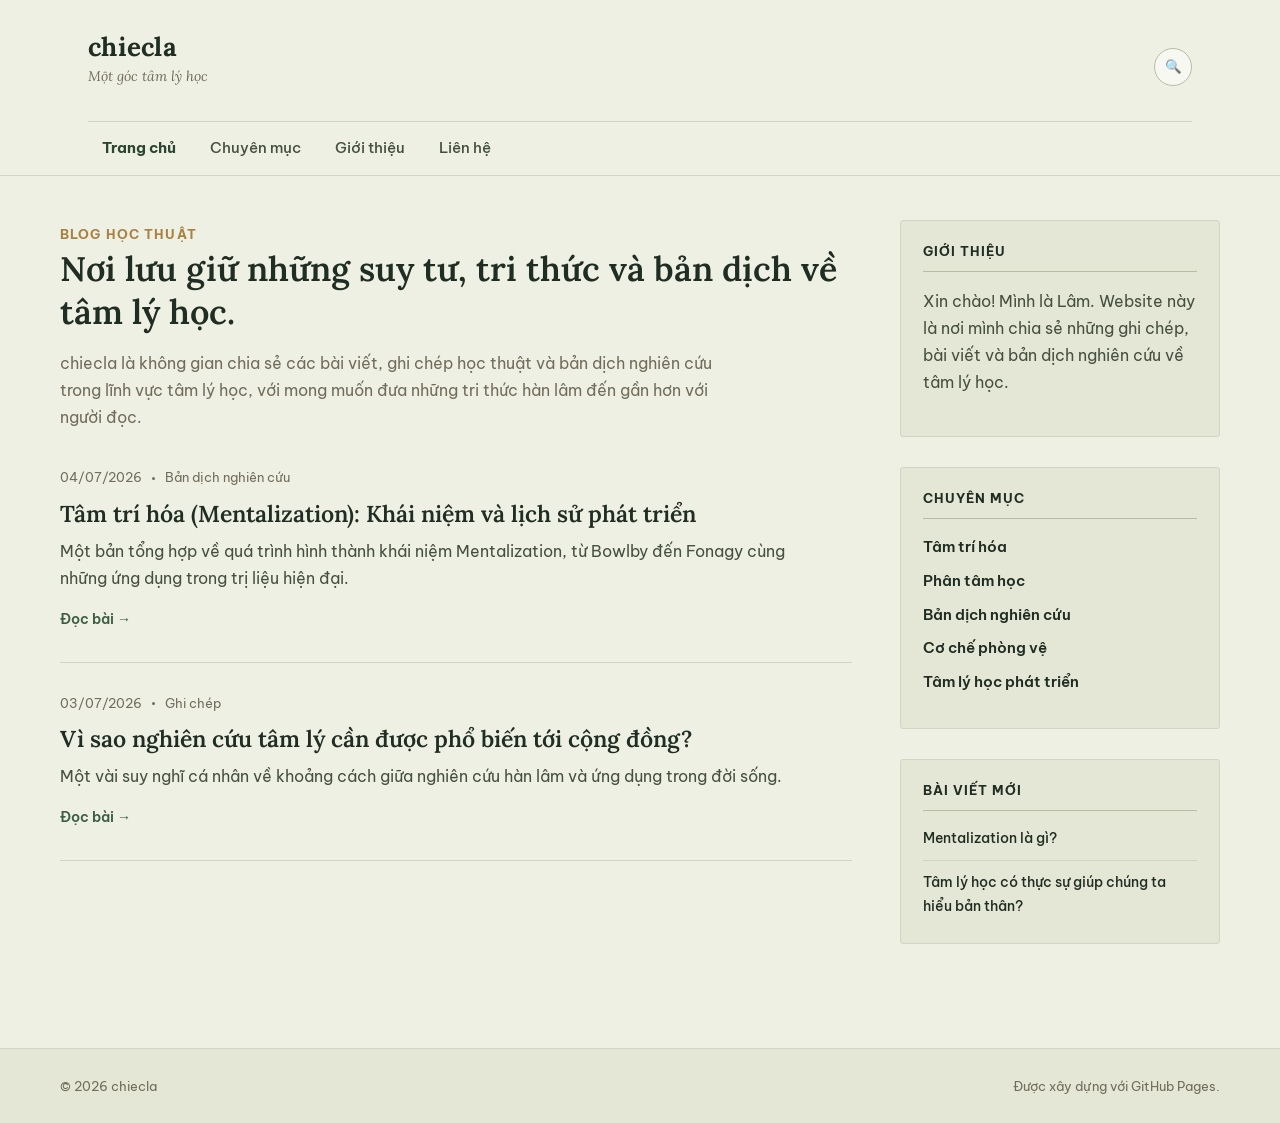
<file: index.html>
<!DOCTYPE html>
<html lang="vi">

<head>

<meta charset="UTF-8">
<meta name="viewport" content="width=device-width, initial-scale=1.0">

<title>chiecla | Một góc tâm lý học</title>

<link rel="stylesheet" href="style.css">
<link rel="icon" type="image/svg+xml" href="assets/favicon.svg">

</head>

<body>

<header class="site-header">

<div class="wrap">

<div class="header-top">

<div class="brand">

<div class="brand-text">

<h1 class="site-title">
<a href="index.html">chiecla</a>
</h1>

<p class="tagline">
Một góc tâm lý học
</p>

</div>

</div>

<div class="header-tools">

<button class="search-toggle">

🔍

</button>

<button class="nav-toggle">

☰ Menu

</button>

</div>

</div>

<nav class="main-nav">

<ul>

<li><a class="is-active" href="index.html">Trang chủ</a></li>

<li><a href="archive.html">Chuyên mục</a></li>

<li><a href="about.html">Giới thiệu</a></li>

<li><a href="contact.html">Liên hệ</a></li>

</ul>

</nav>

</div>

</header>

<main class="wrap layout">

<section class="content">

<div class="page-intro">

<div class="eyebrow">

BLOG HỌC THUẬT

</div>

<h1>

Nơi lưu giữ những suy tư, tri thức và bản dịch về tâm lý học.

</h1>

<p>

chiecla là không gian chia sẻ các bài viết, ghi chép học thuật và bản dịch nghiên cứu trong lĩnh vực tâm lý học, với mong muốn đưa những tri thức hàn lâm đến gần hơn với người đọc.

</p>

</div>

<div class="post-list">

<article class="post-card">

<div class="post-meta">

<span>04/07/2026</span>

<span class="dot"></span>

<span>Bản dịch nghiên cứu</span>

</div>

<h2>

<a href="posts/tam-tri-hoa.html">

Tâm trí hóa (Mentalization): Khái niệm và lịch sử phát triển

</a>

</h2>

<p class="excerpt">

Một bản tổng hợp về quá trình hình thành khái niệm Mentalization, từ Bowlby đến Fonagy cùng những ứng dụng trong trị liệu hiện đại.

</p>

<a class="read-more" href="posts/tam-tri-hoa.html">

Đọc bài →

</a>

</article>

<article class="post-card">

<div class="post-meta">

<span>03/07/2026</span>

<span class="dot"></span>

<span>Ghi chép</span>

</div>

<h2>

<a href="#">

Vì sao nghiên cứu tâm lý cần được phổ biến tới cộng đồng?

</a>

</h2>

<p class="excerpt">

Một vài suy nghĩ cá nhân về khoảng cách giữa nghiên cứu hàn lâm và ứng dụng trong đời sống.

</p>

<a class="read-more" href="#">

Đọc bài →

</a>

</article>

</div>

</section>

<aside class="sidebar">

<div class="widget">

<h3 class="widget-title">

Giới thiệu

</h3>

<p>

Xin chào!

Mình là Lâm.

Website này là nơi mình chia sẻ những ghi chép, bài viết và bản dịch nghiên cứu về tâm lý học.

</p>

</div>

<div class="widget">

<h3 class="widget-title">

Chuyên mục

</h3>

<ul class="cat-tree">

<li><a href="#">Tâm trí hóa</a></li>

<li><a href="#">Phân tâm học</a></li>

<li><a href="#">Bản dịch nghiên cứu</a></li>

<li><a href="#">Cơ chế phòng vệ</a></li>

<li><a href="#">Tâm lý học phát triển</a></li>

</ul>

</div>

<div class="widget">

<h3 class="widget-title">

Bài viết mới

</h3>

<ul class="recent-list">

<li>

<a href="#">

Mentalization là gì?

</a>

</li>

<li>

<a href="#">

Tâm lý học có thực sự giúp chúng ta hiểu bản thân?

</a>

</li>

</ul>

</div>

</aside>

</main>

<footer class="site-footer">

<div class="wrap footer-inner">

<div>

© 2026 chiecla

</div>

<div>

Được xây dựng với GitHub Pages.

</div>

</div>

</footer>

<script src="script.js"></script>

</body>

</html>
</file>
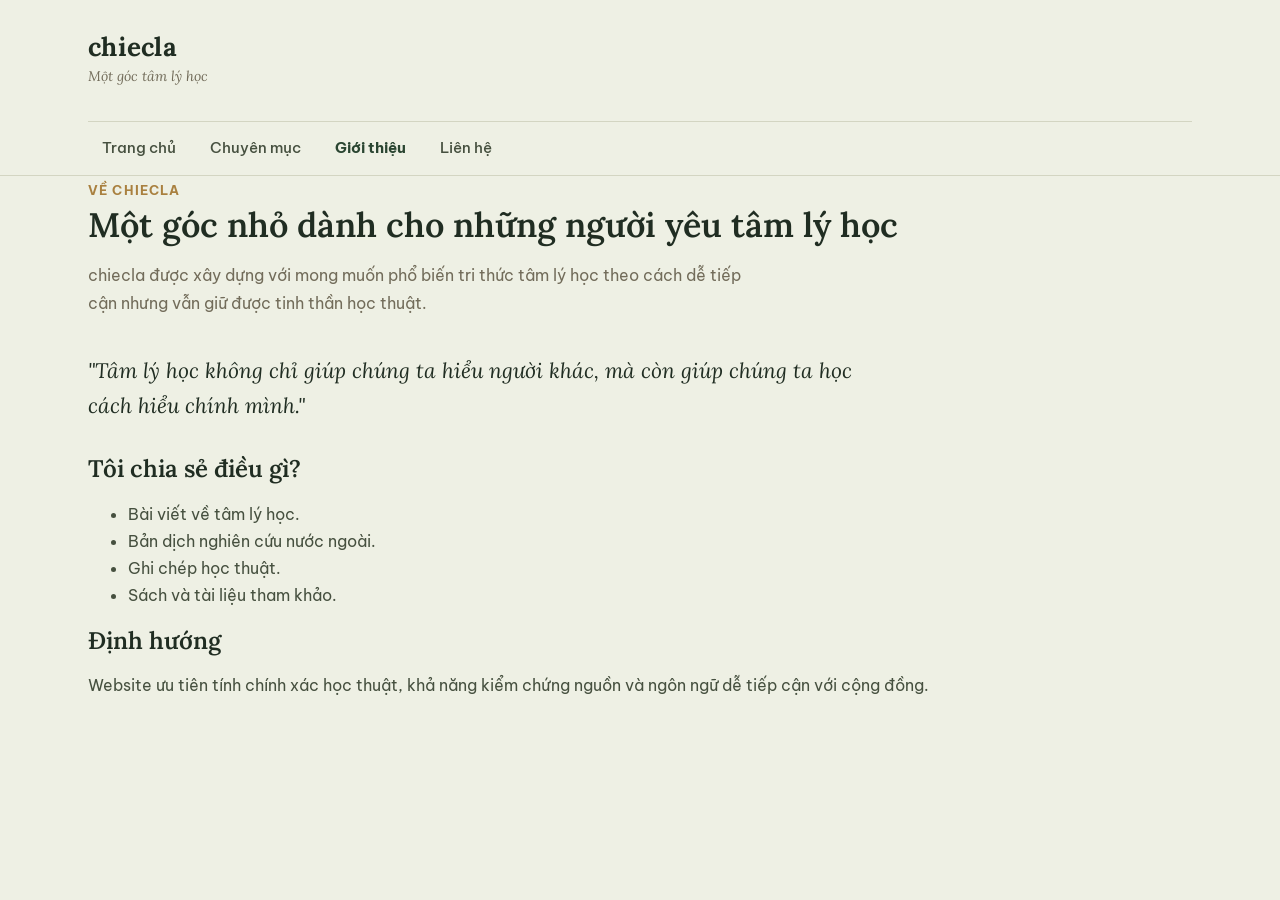
<file: about.html>
<!DOCTYPE html>

<html lang="vi">

<head>

<meta charset="UTF-8">

<meta name="viewport" content="width=device-width, initial-scale=1.0">

<title>Giới thiệu | chiecla</title>

<link rel="stylesheet" href="style.css">
<link rel="icon" type="image/svg+xml" href="assets/favicon.svg">

</head>

<body>

<header class="site-header">

<div class="wrap">

<div class="header-top">

<div class="brand">

<div class="brand-text">

<h1 class="site-title">

<a href="index.html">

chiecla

</a>

</h1>

<p class="tagline">

Một góc tâm lý học

</p>

</div>

</div>

</div>

<nav class="main-nav">

<ul>

<li><a href="index.html">Trang chủ</a></li>

<li><a href="archive.html">Chuyên mục</a></li>

<li><a class="is-active" href="about.html">Giới thiệu</a></li>

<li><a href="contact.html">Liên hệ</a></li>

</ul>

</nav>

</div>

</header>

<main class="wrap">

<section class="page-intro">

<div class="eyebrow">

VỀ CHIECLA

</div>

<h1>

Một góc nhỏ dành cho những người yêu tâm lý học

</h1>

<p>

chiecla được xây dựng với mong muốn phổ biến tri thức tâm lý học theo cách dễ tiếp cận nhưng vẫn giữ được tinh thần học thuật.

</p>

</section>

<p class="about-lead">

"Tâm lý học không chỉ giúp chúng ta hiểu người khác, mà còn giúp chúng ta học cách hiểu chính mình."

</p>

<h2>

Tôi chia sẻ điều gì?

</h2>

<ul>

<li>Bài viết về tâm lý học.</li>

<li>Bản dịch nghiên cứu nước ngoài.</li>

<li>Ghi chép học thuật.</li>

<li>Sách và tài liệu tham khảo.</li>

</ul>

<h2>

Định hướng

</h2>

<p>

Website ưu tiên tính chính xác học thuật, khả năng kiểm chứng nguồn và ngôn ngữ dễ tiếp cận với cộng đồng.

</p>

</main>

<script src="script.js"></script>

</body>

</html>
</file>
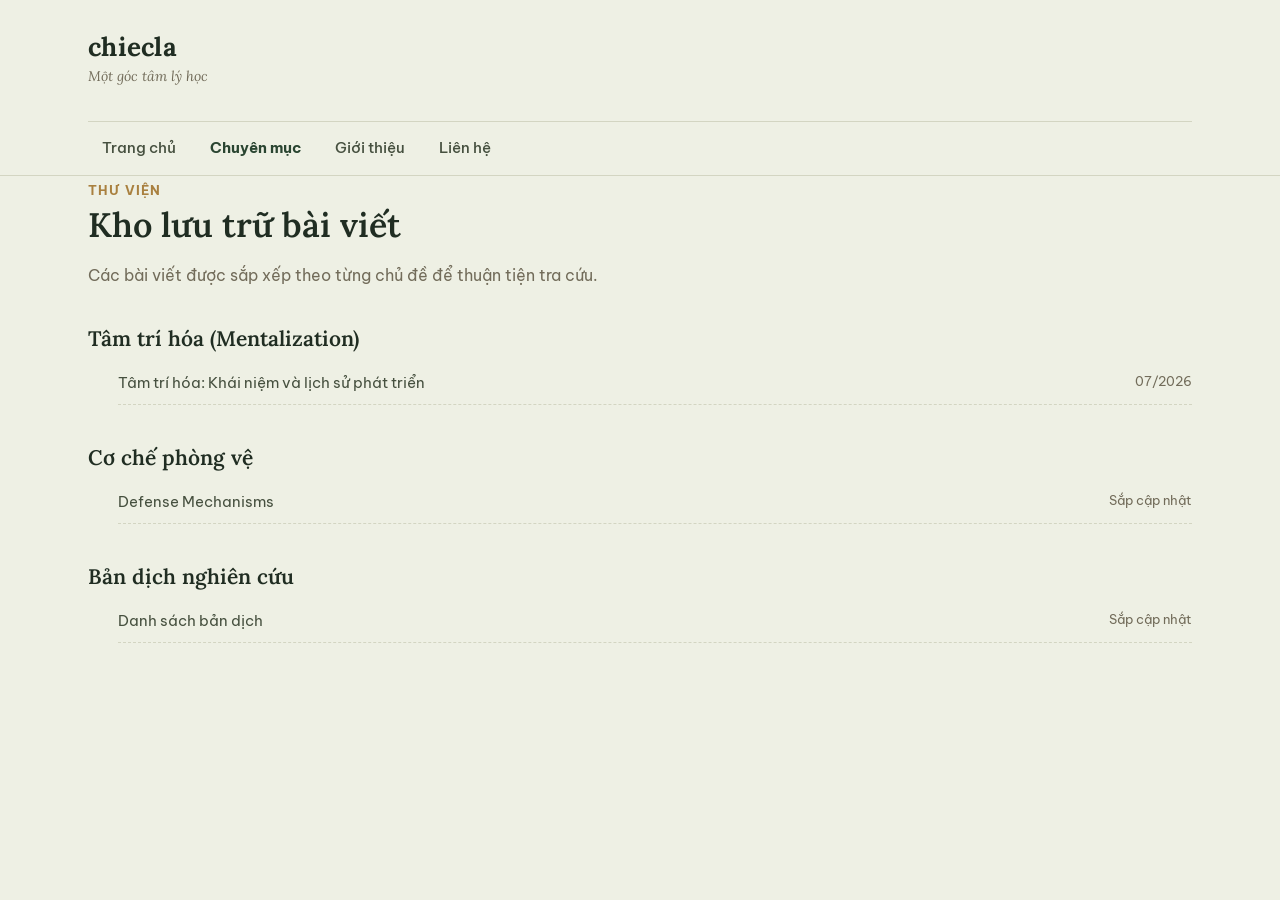
<file: archive.html>
<!DOCTYPE html>
<html lang="vi">

<head>
<meta charset="UTF-8">
<meta name="viewport" content="width=device-width, initial-scale=1.0">
<title>Chuyên mục | chiecla</title>

<link rel="stylesheet" href="style.css">
<link rel="icon" type="image/svg+xml" href="assets/favicon.svg">
</head>

<body>

<header class="site-header">

<div class="wrap">

<div class="header-top">

<div class="brand">

<div class="brand-text">

<h1 class="site-title">

<a href="index.html">chiecla</a>

</h1>

<p class="tagline">

Một góc tâm lý học

</p>

</div>

</div>

</div>

<nav class="main-nav">

<ul>

<li><a href="index.html">Trang chủ</a></li>

<li><a class="is-active" href="archive.html">Chuyên mục</a></li>

<li><a href="about.html">Giới thiệu</a></li>

<li><a href="contact.html">Liên hệ</a></li>

</ul>

</nav>

</div>

</header>

<main class="wrap">

<section class="page-intro">

<div class="eyebrow">

THƯ VIỆN

</div>

<h1>

Kho lưu trữ bài viết

</h1>

<p>

Các bài viết được sắp xếp theo từng chủ đề để thuận tiện tra cứu.

</p>

</section>

<div class="archive-block">

<h2>Tâm trí hóa (Mentalization)</h2>

<ul class="archive-post-list">

<li>

<a href="posts/tam-tri-hoa.html">

Tâm trí hóa: Khái niệm và lịch sử phát triển

</a>

<span class="adate">

07/2026

</span>

</li>

</ul>

</div>

<div class="archive-block">

<h2>Cơ chế phòng vệ</h2>

<ul class="archive-post-list">

<li>

<a href="#">

Defense Mechanisms

</a>

<span class="adate">

Sắp cập nhật

</span>

</li>

</ul>

</div>

<div class="archive-block">

<h2>Bản dịch nghiên cứu</h2>

<ul class="archive-post-list">

<li>

<a href="#">

Danh sách bản dịch

</a>

<span class="adate">

Sắp cập nhật

</span>

</li>

</ul>

</div>

</main>

<script src="script.js"></script>

</body>

</html>
</file>
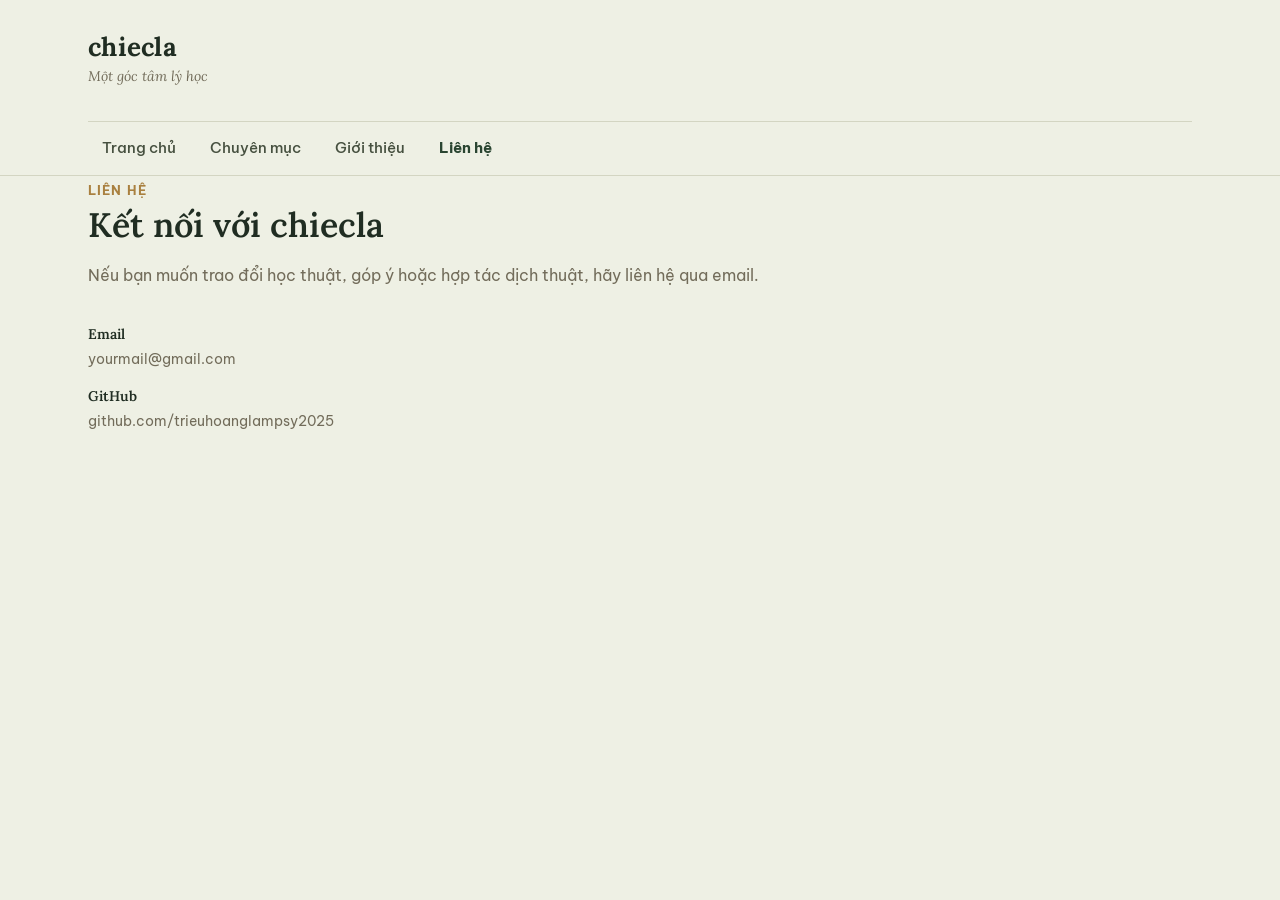
<file: contact.html>
<!DOCTYPE html>

<html lang="vi">

<head>

<meta charset="UTF-8">

<meta name="viewport" content="width=device-width, initial-scale=1.0">

<title>Liên hệ | chiecla</title>

<link rel="stylesheet" href="style.css">
<link rel="icon" type="image/svg+xml" href="assets/favicon.svg">

</head>

<body>

<header class="site-header">

<div class="wrap">

<div class="header-top">

<div class="brand">

<div class="brand-text">

<h1 class="site-title">

<a href="index.html">

chiecla

</a>

</h1>

<p class="tagline">

Một góc tâm lý học

</p>

</div>

</div>

</div>

<nav class="main-nav">

<ul>

<li><a href="index.html">Trang chủ</a></li>

<li><a href="archive.html">Chuyên mục</a></li>

<li><a href="about.html">Giới thiệu</a></li>

<li><a class="is-active" href="contact.html">Liên hệ</a></li>

</ul>

</nav>

</div>

</header>

<main class="wrap">

<section class="page-intro">

<div class="eyebrow">

LIÊN HỆ

</div>

<h1>

Kết nối với chiecla

</h1>

<p>

Nếu bạn muốn trao đổi học thuật, góp ý hoặc hợp tác dịch thuật, hãy liên hệ qua email.

</p>

</section>

<div class="contact-info">

<div class="item">

<div>

<h4>Email</h4>

<p>

yourmail@gmail.com

</p>

</div>

</div>

<div class="item">

<div>

<h4>GitHub</h4>

<p>

github.com/trieuhoanglampsy2025

</p>

</div>

</div>

</div>

</main>

<script src="script.js"></script>

</body>

</html>
</file>
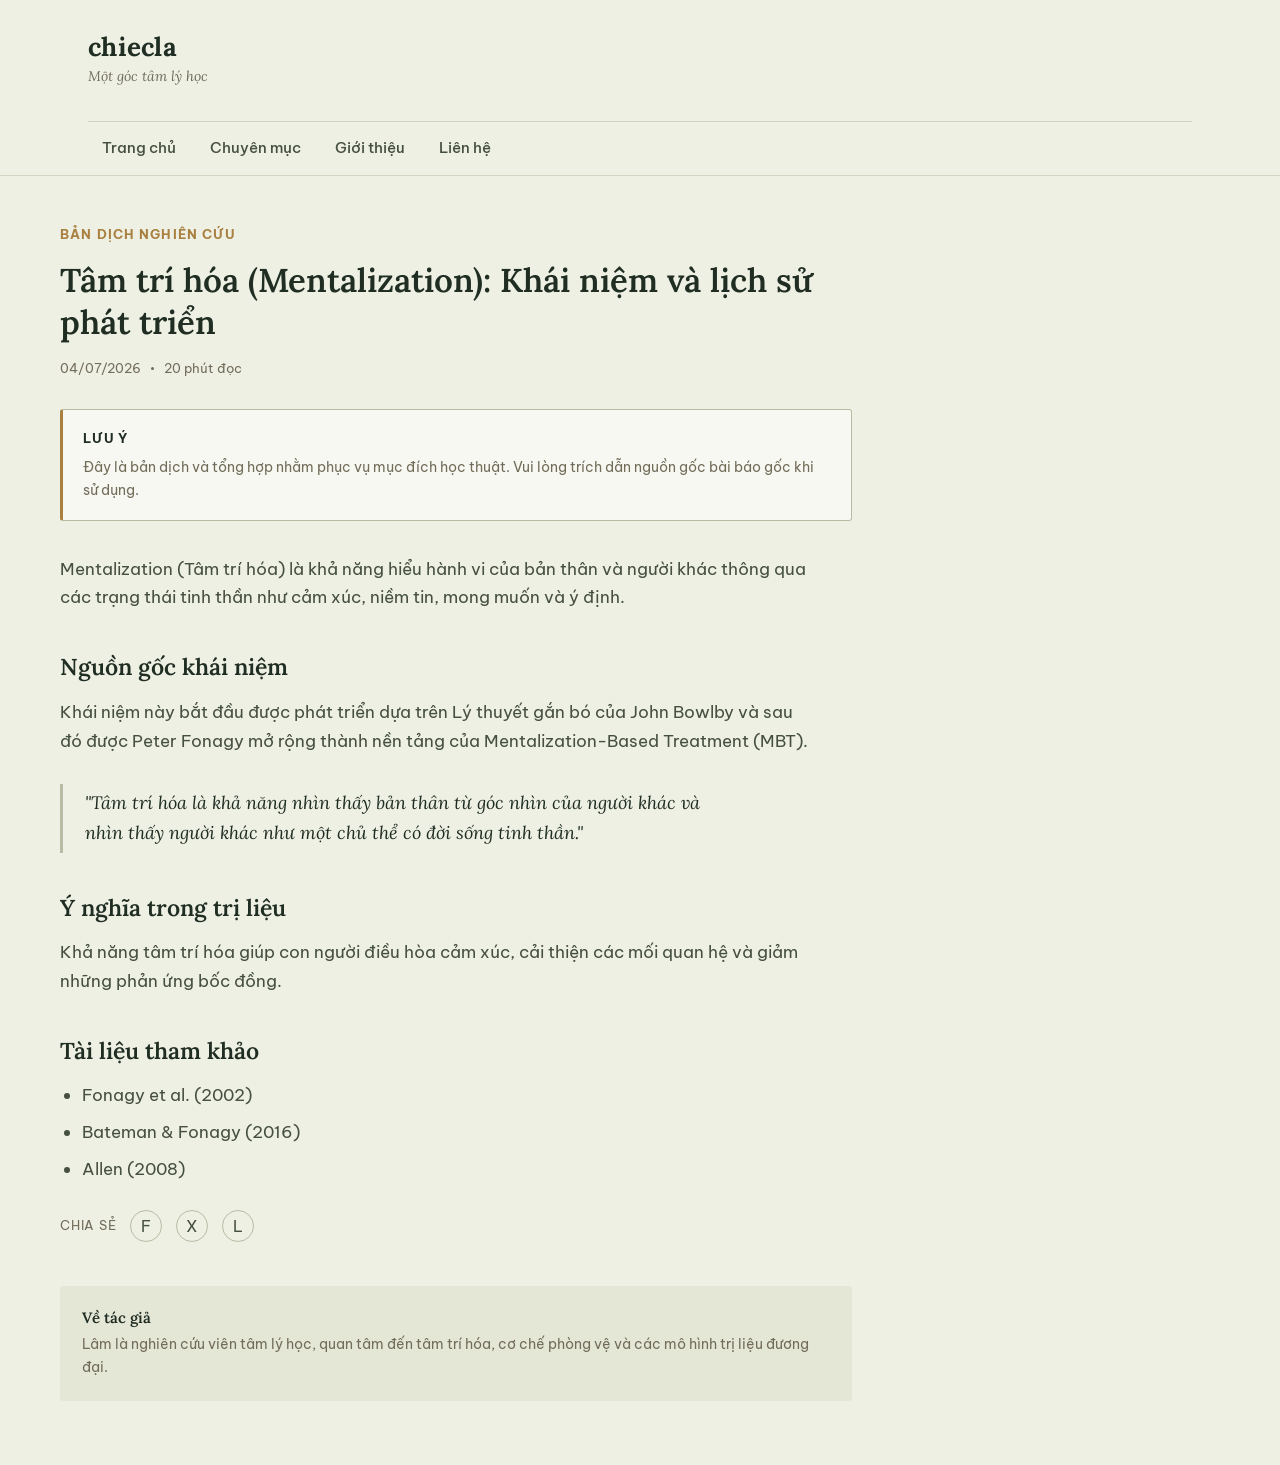
<file: posts/tamtrihoa.html>
<!DOCTYPE html>
<html lang="vi">

<head>

<meta charset="UTF-8">

<meta name="viewport" content="width=device-width, initial-scale=1.0">

<title>Tâm trí hóa (Mentalization) | chiecla</title>

<link rel="stylesheet" href="../style.css">

</head>

<body>

<header class="site-header">

<div class="wrap">

<div class="header-top">

<div class="brand">

<div class="brand-text">

<h1 class="site-title">

<a href="../index.html">

chiecla

</a>

</h1>

<p class="tagline">

Một góc tâm lý học

</p>

</div>

</div>

</div>

<nav class="main-nav">

<ul>

<li><a href="../index.html">Trang chủ</a></li>

<li><a href="../archive.html">Chuyên mục</a></li>

<li><a href="../about.html">Giới thiệu</a></li>

<li><a href="../contact.html">Liên hệ</a></li>

</ul>

</nav>

</div>

</header>

<main class="wrap layout">

<section class="content">

<header class="post-header">

<div class="eyebrow">

BẢN DỊCH NGHIÊN CỨU

</div>

<h1>

Tâm trí hóa (Mentalization): Khái niệm và lịch sử phát triển

</h1>

<div class="post-meta">

<span>04/07/2026</span>

<span class="dot"></span>

<span>20 phút đọc</span>

</div>

</header>

<div class="callout">

<div>

<strong>

Lưu ý

</strong>

<p>

Đây là bản dịch và tổng hợp nhằm phục vụ mục đích học thuật.

Vui lòng trích dẫn nguồn gốc bài báo gốc khi sử dụng.

</p>

</div>

</div>

<div class="article-body">

<p>

Mentalization (Tâm trí hóa) là khả năng hiểu hành vi của bản thân và người khác thông qua các trạng thái tinh thần như cảm xúc, niềm tin, mong muốn và ý định.

</p>

<h2>

Nguồn gốc khái niệm

</h2>

<p>

Khái niệm này bắt đầu được phát triển dựa trên Lý thuyết gắn bó của John Bowlby và sau đó được Peter Fonagy mở rộng thành nền tảng của Mentalization-Based Treatment (MBT).

</p>

<blockquote>

"Tâm trí hóa là khả năng nhìn thấy bản thân từ góc nhìn của người khác và nhìn thấy người khác như một chủ thể có đời sống tinh thần."

</blockquote>

<h2>

Ý nghĩa trong trị liệu

</h2>

<p>

Khả năng tâm trí hóa giúp con người điều hòa cảm xúc, cải thiện các mối quan hệ và giảm những phản ứng bốc đồng.

</p>

<h2>

Tài liệu tham khảo

</h2>

<ul>

<li>Fonagy et al. (2002)</li>

<li>Bateman & Fonagy (2016)</li>

<li>Allen (2008)</li>

</ul>

</div>

<div class="share-row">

<span>Chia sẻ</span>

<a href="#">F</a>

<a href="#">X</a>

<a href="#">L</a>

</div>

<div class="author-box">

<div>

<h4>

Về tác giả

</h4>

<p>

Lâm là nghiên cứu viên tâm lý học, quan tâm đến tâm trí hóa, cơ chế phòng vệ và các mô hình trị liệu đương đại.

</p>

</div>

</div>

</section>

</main>

<script src="../script.js"></script>

</body>

</html>
</file>
<file: style.css>
/* =============================================================
   chiecla — stylesheet
   Một góc tâm lý học: blog cá nhân & bản dịch nghiên cứu
   ============================================================= */

@import url('https://fonts.googleapis.com/css2?family=Lora:ital,wght@0,500;0,600;0,700;1,500&family=Be+Vietnam+Pro:wght@400;500;600;700&display=swap');

:root{
  /* ---- color tokens ---- */
  --paper:       #EEF0E4;   /* trang giấy — nền chính, xám-lục nhạt */
  --paper-deep:  #E4E6D6;   /* nền khối phụ (thẻ, widget) */
  --card:        #F7F8F1;   /* nền bài viết nổi trên paper-deep */
  --ink:         #202D22;   /* mực chính — gần đen, ngả lục đậm */
  --ink-soft:    #46503F;   /* chữ nội dung, dịu hơn ink */
  --moss:        #3B5D42;   /* accent chính — liên kết, nút */
  --moss-dark:   #2A4531;
  --ochre:       #A9803F;   /* accent phụ — nhãn, thẻ, điểm nhấn */
  --ochre-soft:  #C9A96A;
  --line:        #D3D5C2;   /* viền mảnh */
  --line-strong: #B9BCA4;
  --muted:       #726C5A;   /* chữ phụ, meta */

  /* ---- type ---- */
  --font-display: 'Lora', 'Times New Roman', serif;
  --font-body: 'Be Vietnam Pro', -apple-system, 'Segoe UI', sans-serif;

  /* ---- layout ---- */
  --maxw: 1160px;
  --gap: 48px;
  --radius: 3px;
}

*, *::before, *::after{ box-sizing: border-box; }
html{ scroll-behavior: smooth; }
@media (prefers-reduced-motion: reduce){
  html{ scroll-behavior: auto; }
  *{ animation-duration: 0.001ms !important; transition-duration: 0.001ms !important; }
}

body{
  margin: 0;
  background: var(--paper);
  color: var(--ink-soft);
  font-family: var(--font-body);
  font-size: 16px;
  line-height: 1.7;
  -webkit-font-smoothing: antialiased;
}

img{ max-width: 100%; display: block; }
a{ color: var(--moss); text-decoration: none; }
a:hover{ color: var(--moss-dark); text-decoration: underline; text-underline-offset: 3px; }
a:focus-visible, button:focus-visible, input:focus-visible, textarea:focus-visible{
  outline: 2px solid var(--ochre);
  outline-offset: 2px;
}

h1,h2,h3,h4{
  font-family: var(--font-display);
  color: var(--ink);
  font-weight: 600;
  line-height: 1.28;
  margin: 0 0 .5em;
}

.wrap{
  max-width: var(--maxw);
  margin: 0 auto;
  padding: 0 28px;
}

.eyebrow{
  display: inline-flex;
  align-items: center;
  gap: 8px;
  font-family: var(--font-body);
  font-size: 12.5px;
  font-weight: 700;
  letter-spacing: .09em;
  text-transform: uppercase;
  color: var(--ochre);
}

/* ---- leaf mark, used sparingly as the signature motif ---- */
.leaf{ display:inline-block; flex: none; }
.leaf path{ fill:none; stroke: currentColor; stroke-width: 1.4; stroke-linecap: round; stroke-linejoin: round; }

.divider-leaf{
  display:flex; align-items:center; justify-content:center;
  gap: 14px; color: var(--line-strong); margin: 6px 0 0;
}
.divider-leaf::before, .divider-leaf::after{
  content:""; flex:1; height:1px; background: var(--line);
}

/* =============================================================
   Site header
   ============================================================= */
.site-header{
  background: var(--paper);
  border-bottom: 1px solid var(--line);
}
.header-top{
  display:flex;
  align-items:center;
  justify-content:space-between;
  gap: 20px;
  padding: 30px 0 18px;
}
.brand{
  display:flex;
  align-items:center;
  gap: 12px;
}
.brand-mark{ color: var(--moss); }
.brand-text .site-title{
  font-family: var(--font-display);
  font-size: 26px;
  font-weight: 700;
  color: var(--ink);
  margin: 0;
  letter-spacing: .01em;
}
.brand-text .site-title a{ color: inherit; }
.brand-text .site-title a:hover{ text-decoration:none; color: var(--moss-dark); }
.brand-text .tagline{
  font-family: var(--font-display);
  font-style: italic;
  font-size: 14px;
  color: var(--muted);
  margin-top: 2px;
}

.header-tools{ display:flex; align-items:center; gap: 14px; }

.search-toggle{
  border: 1px solid var(--line-strong);
  background: var(--card);
  color: var(--ink-soft);
  width: 38px; height: 38px;
  border-radius: 50%;
  display:flex; align-items:center; justify-content:center;
  cursor:pointer;
}
.search-toggle:hover{ border-color: var(--moss); color: var(--moss); }

.nav-toggle{
  display:none;
  border: 1px solid var(--line-strong);
  background: var(--card);
  padding: 8px 12px;
  border-radius: var(--radius);
  cursor:pointer;
  font-family: var(--font-body);
  font-weight: 600;
  font-size: 13px;
  color: var(--ink);
  gap: 8px;
  align-items:center;
}

.search-panel{
  max-height: 0;
  overflow: hidden;
  transition: max-height .25s ease;
  border-top: 1px solid transparent;
}
.search-panel.is-open{
  max-height: 80px;
  border-top-color: var(--line);
}
.search-panel form{
  display:flex; gap: 10px;
  padding: 16px 0;
  max-width: 460px;
}
.search-panel input[type="search"]{
  flex:1;
  padding: 10px 14px;
  border: 1px solid var(--line-strong);
  background: var(--card);
  border-radius: var(--radius);
  font-family: var(--font-body);
  font-size: 14px;
  color: var(--ink);
}
.search-panel button{
  padding: 10px 18px;
  border: 1px solid var(--moss);
  background: var(--moss);
  color: var(--paper);
  border-radius: var(--radius);
  font-family: var(--font-body);
  font-weight: 600;
  font-size: 14px;
  cursor: pointer;
}
.search-panel button:hover{ background: var(--moss-dark); }

.main-nav{ border-top: 1px solid var(--line); }
.main-nav ul{
  list-style: none;
  display:flex;
  flex-wrap: wrap;
  gap: 4px 6px;
  margin:0; padding: 6px 0;
}
.main-nav a{
  display:inline-block;
  padding: 8px 14px;
  color: var(--ink-soft);
  font-size: 14.5px;
  font-weight: 500;
  border-radius: var(--radius);
}
.main-nav a:hover{ background: var(--paper-deep); color: var(--moss-dark); text-decoration:none; }
.main-nav a.is-active{ color: var(--moss-dark); font-weight: 700; }

/* =============================================================
   Layout: content + sidebar
   ============================================================= */
.layout{
  display:grid;
  grid-template-columns: minmax(0,1fr) 320px;
  gap: var(--gap);
  padding: 44px 0 64px;
  align-items:start;
}
.content{ min-width:0; }

/* =============================================================
   Page intro / hero strip
   ============================================================= */
.page-intro{ margin-bottom: 36px; }
.page-intro h1{ font-size: 34px; margin-bottom: 10px; }
.page-intro p{ color: var(--muted); font-size: 16px; max-width: 62ch; }

/* =============================================================
   Post list (home)
   ============================================================= */
.post-list{ display:flex; flex-direction:column; }
.post-card{
  padding: 30px 0;
  border-bottom: 1px solid var(--line);
}
.post-card:first-child{ padding-top: 0; }
.post-meta{
  display:flex; align-items:center; gap: 10px; flex-wrap: wrap;
  font-size: 12.5px; color: var(--muted); margin-bottom: 10px;
}
.post-meta .dot{ width:3px; height:3px; border-radius:50%; background: var(--muted); }
.post-card h2{
  font-size: 23px;
  margin-bottom: 10px;
}
.post-card h2 a{ color: var(--ink); }
.post-card h2 a:hover{ color: var(--moss-dark); text-decoration:none; }
.post-card p.excerpt{ margin: 0 0 12px; color: var(--ink-soft); max-width: 68ch; }
.read-more{
  font-weight: 600; font-size: 14px;
  display:inline-flex; align-items:center; gap:6px;
}
.read-more:hover{ text-decoration:none; }
.read-more svg{ transition: transform .15s ease; }
.read-more:hover svg{ transform: translateX(3px); }

.pagination{
  display:flex; justify-content:space-between; align-items:center;
  margin-top: 30px; padding-top: 20px; border-top: 1px solid var(--line);
  font-size: 14px;
}
.pagination a{ font-weight:600; }
.pagination .disabled{ color: var(--line-strong); pointer-events:none; }

/* =============================================================
   Sidebar
   ============================================================= */
.sidebar{ display:flex; flex-direction:column; gap: 30px; }
.widget{
  background: var(--paper-deep);
  border: 1px solid var(--line);
  border-radius: var(--radius);
  padding: 22px 22px 24px;
}
.widget h3.widget-title{
  font-family: var(--font-body);
  font-size: 12.5px;
  font-weight: 700;
  letter-spacing: .08em;
  text-transform: uppercase;
  color: var(--ink);
  margin: 0 0 16px;
  padding-bottom: 12px;
  border-bottom: 1px solid var(--line-strong);
}
.widget-search input[type="search"]{
  width:100%;
  padding: 10px 12px;
  border: 1px solid var(--line-strong);
  background: var(--card);
  border-radius: var(--radius);
  font-family: var(--font-body);
  font-size: 14px;
  color: var(--ink);
}

.cat-tree{ list-style:none; margin:0; padding:0; font-size: 14.5px; }
.cat-tree li{ margin-bottom: 9px; }
.cat-tree > li > a{ font-weight: 600; color: var(--ink); }
.cat-tree ul{ list-style:none; margin: 8px 0 0; padding-left: 18px; font-size: 13.5px; }
.cat-tree ul li{ margin-bottom: 7px; position: relative; padding-left: 16px; }
.cat-tree ul li::before{
  content:"";
  position:absolute; left:0; top: 8px;
  width: 8px; height: 8px;
  background: no-repeat center/contain;
  background-image: url("data:image/svg+xml,%3Csvg xmlns='http://www.w3.org/2000/svg' viewBox='0 0 24 24'%3E%3Cpath d='M4 20C4 10 10 4 20 4c0 10-6 16-16 16Z' fill='none' stroke='%23A9803F' stroke-width='2'/%3E%3Cpath d='M4 20 20 4' fill='none' stroke='%23A9803F' stroke-width='2'/%3E%3C/svg%3E");
}
.cat-count{ color: var(--muted); font-weight: 400; }

.recent-list{ list-style:none; margin:0; padding:0; font-size: 14px; }
.recent-list li{ padding: 10px 0; border-bottom: 1px solid var(--line); }
.recent-list li:last-child{ border-bottom:none; padding-bottom: 0; }
.recent-list li:first-child{ padding-top: 0; }
.recent-list a{ color: var(--ink); font-weight: 500; }
.recent-list a:hover{ color: var(--moss-dark); }
.recent-list .rdate{ display:block; color: var(--muted); font-size: 12px; margin-top: 3px; }

.tag-cloud{ display:flex; flex-wrap:wrap; gap: 8px; }
.tag-cloud a{
  font-size: 12.5px;
  padding: 5px 11px;
  border: 1px solid var(--line-strong);
  border-radius: 100px;
  color: var(--ink-soft);
  background: var(--card);
}
.tag-cloud a:hover{ border-color: var(--moss); color: var(--moss-dark); text-decoration:none; }

.widget-about img{ border-radius: var(--radius); margin-bottom: 12px; }
.widget-about p{ font-size: 13.5px; margin: 0 0 12px; }
.widget-about .btn-line{ font-size: 13px; font-weight:700; }

.widget-note{ background: var(--card); }
.widget-note p{ font-size: 13px; color: var(--muted); margin: 0; }

/* =============================================================
   Single post
   ============================================================= */
.post-header{ margin-bottom: 30px; }
.post-header h1{ font-size: 33px; margin: 12px 0 14px; }
.post-header .post-meta{ font-size: 13px; }

.callout{
  display:flex; gap: 14px;
  background: var(--card);
  border: 1px solid var(--line-strong);
  border-left: 3px solid var(--ochre);
  border-radius: var(--radius);
  padding: 18px 20px;
  margin: 0 0 34px;
}
.callout .leaf{ margin-top: 3px; color: var(--ochre); }
.callout strong{ display:block; color: var(--ink); font-size: 12.5px; letter-spacing: .06em; text-transform: uppercase; margin-bottom: 6px; }
.callout p{ margin:0; font-size: 13.5px; color: var(--muted); }

.article-body{ font-size: 17px; color: var(--ink-soft); }
.article-body p{ margin: 0 0 22px; max-width: 68ch; }
.article-body h2{ font-size: 23px; margin: 40px 0 16px; }
.article-body h3{ font-size: 19px; margin: 32px 0 14px; }
.article-body blockquote{
  margin: 28px 0;
  padding: 4px 0 4px 22px;
  border-left: 3px solid var(--line-strong);
  font-family: var(--font-display);
  font-style: italic;
  color: var(--ink);
  font-size: 18px;
  max-width: 62ch;
}
.article-body ul, .article-body ol{ margin: 0 0 22px; padding-left: 22px; max-width: 66ch; }
.article-body li{ margin-bottom: 8px; }

.post-tags{
  display:flex; flex-wrap:wrap; gap: 8px;
  margin: 36px 0 0; padding-top: 24px; border-top: 1px solid var(--line);
}

.share-row{
  display:flex; align-items:center; gap: 14px;
  margin-top: 26px;
}
.share-row span{ font-size: 12.5px; color: var(--muted); text-transform: uppercase; letter-spacing: .06em; }
.share-row a{
  width: 32px; height: 32px; border-radius:50%;
  border: 1px solid var(--line-strong);
  display:flex; align-items:center; justify-content:center;
  color: var(--ink-soft);
}
.share-row a:hover{ border-color: var(--moss); color: var(--moss-dark); text-decoration:none; }

.author-box{
  display:flex; gap: 16px;
  margin-top: 44px;
  padding: 22px;
  background: var(--paper-deep);
  border-radius: var(--radius);
  align-items:flex-start;
}
.author-box .leaf{ color: var(--moss); flex:none; margin-top: 4px; }
.author-box h4{ font-size: 15px; margin: 0 0 6px; }
.author-box p{ font-size: 13.5px; margin:0; color: var(--muted); }

/* =============================================================
   Buttons / forms (contact page, about page)
   ============================================================= */
.btn{
  display:inline-flex; align-items:center; gap:8px;
  padding: 12px 22px;
  border-radius: var(--radius);
  font-weight: 700; font-size: 14px;
  border: 1px solid var(--moss);
  background: var(--moss);
  color: var(--paper);
  cursor:pointer;
}
.btn:hover{ background: var(--moss-dark); border-color: var(--moss-dark); text-decoration:none; color: var(--paper); }
.btn-outline{ background: transparent; color: var(--moss-dark); }
.btn-outline:hover{ background: var(--moss); color: var(--paper); }

.form-grid{ display:grid; gap: 18px; max-width: 560px; }
.form-row label{ display:block; font-size: 13px; font-weight:600; color: var(--ink); margin-bottom: 6px; }
.form-row input, .form-row textarea{
  width:100%;
  padding: 12px 14px;
  border: 1px solid var(--line-strong);
  background: var(--card);
  border-radius: var(--radius);
  font-family: var(--font-body);
  font-size: 14.5px;
  color: var(--ink);
}
.form-row textarea{ resize: vertical; min-height: 130px; }
.form-note{ font-size: 12.5px; color: var(--muted); margin-top: -6px; }

.contact-info{ display:flex; flex-direction:column; gap: 18px; }
.contact-info .item{ display:flex; gap: 14px; }
.contact-info .leaf{ color: var(--moss); margin-top: 3px; flex:none; }
.contact-info h4{ font-size: 14px; margin:0 0 4px; }
.contact-info p, .contact-info a{ font-size: 13.5px; color: var(--muted); margin:0; }

/* about page */
.about-lead{ font-family: var(--font-display); font-style: italic; font-size: 21px; color: var(--ink); max-width: 62ch; margin-bottom: 30px; }
.value-grid{ display:grid; grid-template-columns: repeat(3,1fr); gap: 22px; margin: 34px 0; }
.value-card{ padding: 20px; border: 1px solid var(--line); border-radius: var(--radius); background: var(--card); }
.value-card .leaf{ color: var(--moss); margin-bottom: 10px; }
.value-card h4{ font-size: 15px; margin-bottom: 8px; }
.value-card p{ font-size: 13.5px; color: var(--muted); margin:0; }

/* archive / danh-muc page */
.archive-block{ margin-bottom: 40px; }
.archive-block h2{ font-size: 21px; display:flex; align-items:center; gap:10px; }
.archive-block h2 .leaf{ color: var(--moss); }
.archive-block > p{ color: var(--muted); font-size: 14.5px; margin: 6px 0 18px; max-width: 66ch; }
.archive-sub{ margin: 18px 0 22px 30px; }
.archive-sub h3{ font-size: 16px; margin-bottom: 10px; color: var(--moss-dark); }
.archive-post-list{ list-style:none; margin:0 0 0 30px; padding:0; }
.archive-post-list li{ padding: 8px 0; border-bottom: 1px dashed var(--line); font-size: 14.5px; display:flex; justify-content:space-between; gap: 14px; }
.archive-post-list li a{ color: var(--ink-soft); }
.archive-post-list li a:hover{ color: var(--moss-dark); }
.archive-post-list .adate{ color: var(--muted); font-size: 12.5px; flex:none; }

/* =============================================================
   Footer
   ============================================================= */
.site-footer{
  border-top: 1px solid var(--line);
  background: var(--paper-deep);
  margin-top: 40px;
}
.footer-inner{
  display:flex; justify-content:space-between; align-items:center;
  flex-wrap:wrap; gap: 14px;
  padding: 26px 0;
  font-size: 13px;
  color: var(--muted);
}
.footer-inner a{ color: var(--muted); }
.footer-inner a:hover{ color: var(--moss-dark); }
.footer-note{
  padding: 16px 0 26px;
  border-top: 1px solid var(--line);
  font-size: 12.5px;
  color: var(--muted);
  max-width: 78ch;
}

/* =============================================================
   Responsive
   ============================================================= */
@media (max-width: 900px){
  .layout{ grid-template-columns: 1fr; }
  .sidebar{ order: 2; }
  .value-grid{ grid-template-columns: 1fr 1fr; }
}

@media (max-width: 700px){
  .header-top{ padding: 22px 0 14px; }
  .brand-text .site-title{ font-size: 22px; }
  .nav-toggle{ display:flex; }
  .main-nav{ display:none; }
  .main-nav.is-open{ display:block; }
  .main-nav ul{ flex-direction:column; gap:0; padding: 8px 0 14px; }
  .main-nav a{ padding: 10px 6px; }
  .page-intro h1{ font-size: 27px; }
  .post-header h1{ font-size: 26px; }
  .value-grid{ grid-template-columns: 1fr; }
  .footer-inner{ flex-direction:column; align-items:flex-start; }
  .contact-grid{ grid-template-columns: 1fr !important; }
}
</file>
